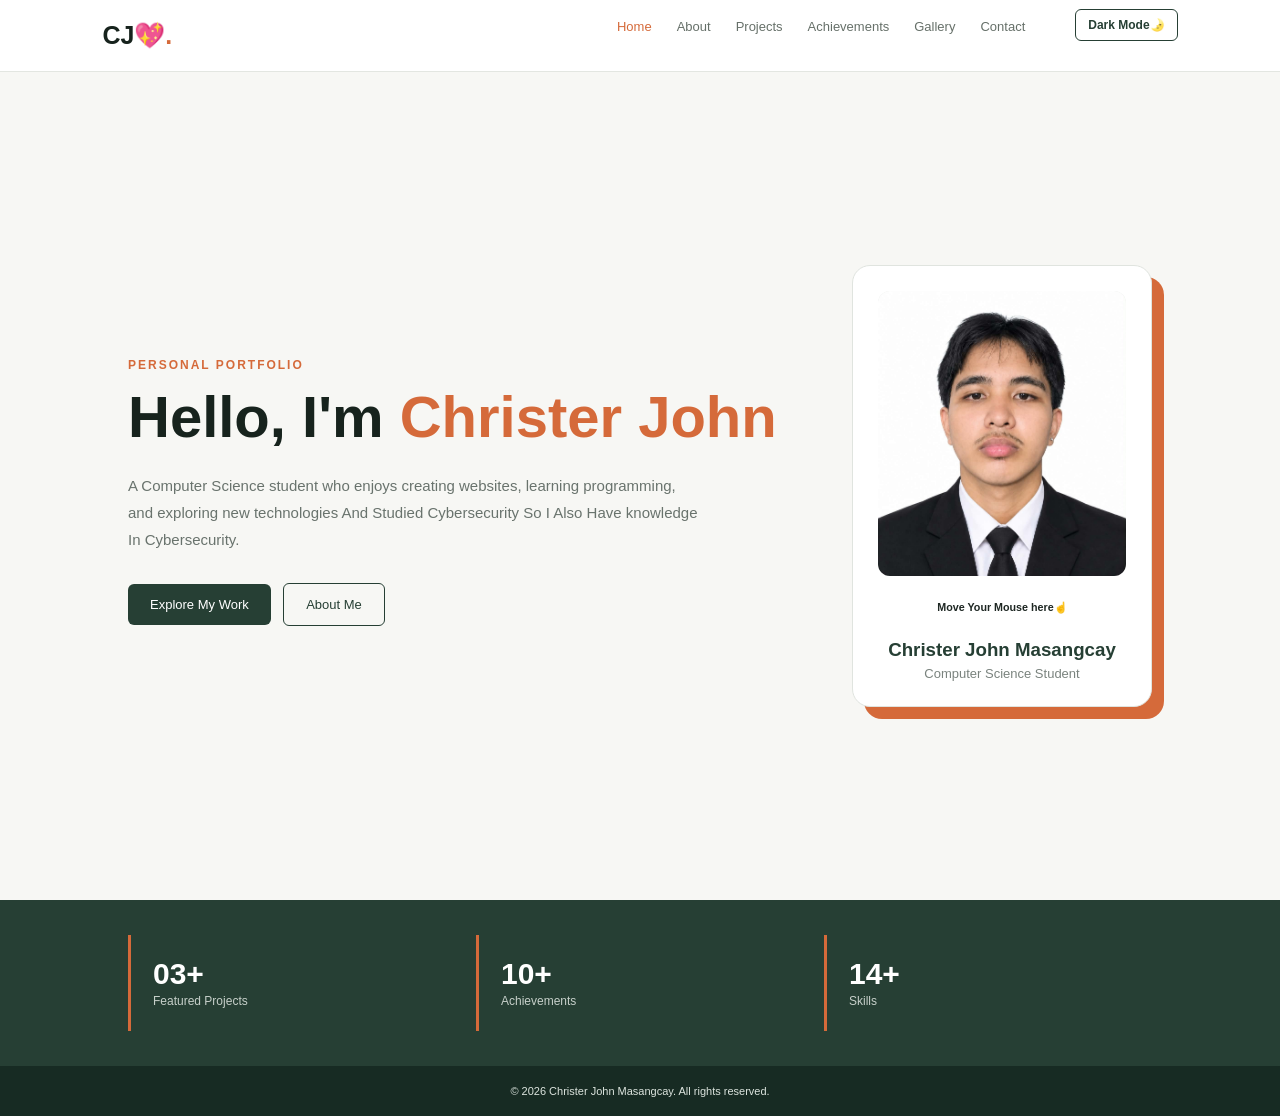
<file: index.html>
<!DOCTYPE html>
<html>
<head>
    <title>Christer John | Personal Portfolio</title>
    <link rel="stylesheet" href="styles.css">
</head>
<body>
<header>
    <div class="logo">CJ💖<span>.</span></div>
    <nav>
        <a href="index.html" class="active">Home</a>
        <a href="about.html">About</a>
        <a href="portfolio.html">Projects</a>
        <a href="achievements.html">Achievements</a>
        <a href="galerry.html">Gallery</a>
        <a href="contacr.html">Contact</a>
        <button id="darkModeBtn" onclick="toggleDarkMode()">
    Dark Mode🌛
</button>
    </nav>
</header>

<section class="hero">
    <div class="hero-content">
        <p class="eyebrow">PERSONAL PORTFOLIO</p>
        <h1>Hello, I'm <span>Christer John</span></h1>
        <p class="intro">A Computer Science student who enjoys creating websites, learning programming, and exploring new technologies And Studied Cybersecurity So I Also Have knowledge In Cybersecurity. </p>
        <div class="hero-buttons">
            <a href="portfolio.html" class="main-btn">Explore My Work</a>
            <a href="about.html" class="outline-btn">About Me</a>
        </div>
    </div>
   <div class="hero-card">
    <div class="photo-frame">

        
        <img src="c.jpg" class="profile-pic light-one" alt="Profile Picture">
        <img src="j.jpg" class="profile-pic light-two" alt="Profile Picture 2">

      
        <img src="darkc.jpg" class="profile-pic dark-one" alt="Dark Mode Picture">
        <img src="darkj.jpg" class="profile-pic dark-two" alt="Dark Mode Picture 2">

    </div>

    <h6>Move Your Mouse here☝</h6>
    <h3>Christer John Masangcay</h3>
    <p>Computer Science Student</p>
</div>
</section>

<section class="quick-section">
    <div class="quick-card"><strong>03+</strong><span>Featured Projects</span></div>
    <div class="quick-card"><strong>10+</strong><span>Achievements</span></div>
    <div class="quick-card"><strong>14+</strong><span>Skills</span></div>
</section>

<footer>© 2026 Christer John Masangcay. All rights reserved.</footer>

<script>
    function toggleDarkMode() {
        document.body.classList.toggle("dark-mode");

        const button = document.getElementById("darkModeBtn");

        if (document.body.classList.contains("dark-mode")) {
            button.textContent = "Light Mode🌞";
        } else {
            button.textContent = "Dark Mode🌛";
        }
    }
</script>
</body>
</html>
</file>
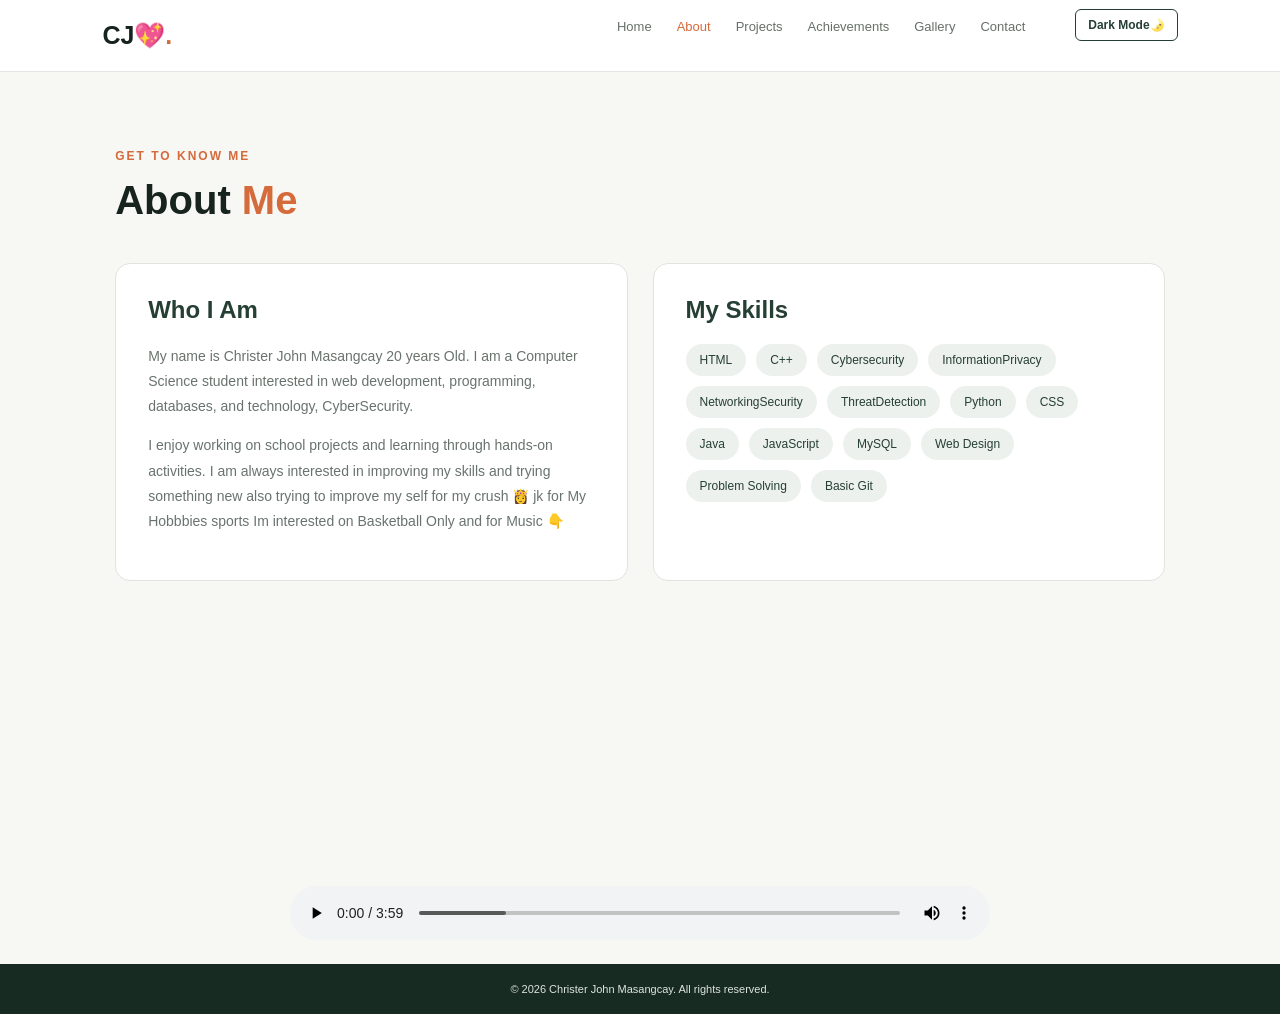
<file: about.html>
<!DOCTYPE html>
<html>
<head>
    <title>About | Christer John</title>
    <link rel="stylesheet" href="styles.css">
</head>
<body>
<header>  
    <div class="logo">CJ💖<span>.</span></div>
    <nav>
        <a href="index.html">Home</a>
        <a href="about.html" class="active">About</a>
        <a href="portfolio.html">Projects</a>
        <a href="achievements.html">Achievements</a>
        <a href="galerry.html">Gallery</a>
        <a href="contacr.html">Contact</a>
        <button id="darkModeBtn" onclick="toggleDarkMode()">
    Dark Mode🌛
</button>
    </nav>
</header>
<main  class="page">
    <div class="page-heading">
        <p class="eyebrow">GET TO KNOW ME</p>
        <h1>About <span>Me</span></h1>
    </div>

    <div class="about-grid">
        <div class="about-box">
            <h2>Who I Am</h2>
            <p>My name is Christer John Masangcay 20 years Old. I am a Computer Science student interested in web development, programming, databases, and technology, CyberSecurity.</p>
            <p>I enjoy working on school projects and learning through hands-on activities. I am always interested in improving my skills and trying something new also trying to improve my self for my crush 👸 jk for My Hobbbies sports Im interested on Basketball Only and for Music 👇</p>
        </div>
        <div class="about-box">
            <h2>My Skills</h2>
            <div class="skill-list">
                <span>HTML</span><span>C++</span><span>Cybersecurity</span><span>InformationPrivacy</span><span>NetworkingSecurity</span><span>ThreatDetection</span><span>Python</span><span>CSS</span><span>Java</span><span>JavaScript</span>
                <span>MySQL</span><span>Web Design</span><span>Problem Solving</span><span>Basic Git</span>
            </div>
        </div>
    </div>
</main>
<div class="music-player">
    <audio autoplay loop controls>
        <source src="MASAKIT.mp3" type="audio/mpeg">
        Your browser does not support the audio element.
    </audio>
</div>
<footer>© 2026 Christer John Masangcay. All rights reserved.</footer>
<script>
    function toggleDarkMode() {
        document.body.classList.toggle("dark-mode");

        const button = document.getElementById("darkModeBtn");

        if (document.body.classList.contains("dark-mode")) {
            button.textContent = "Light Mode🌞";
        } else {
            button.textContent = "Dark Mode🌛";
        }
    }
</script>
</body>
</html>
</file>
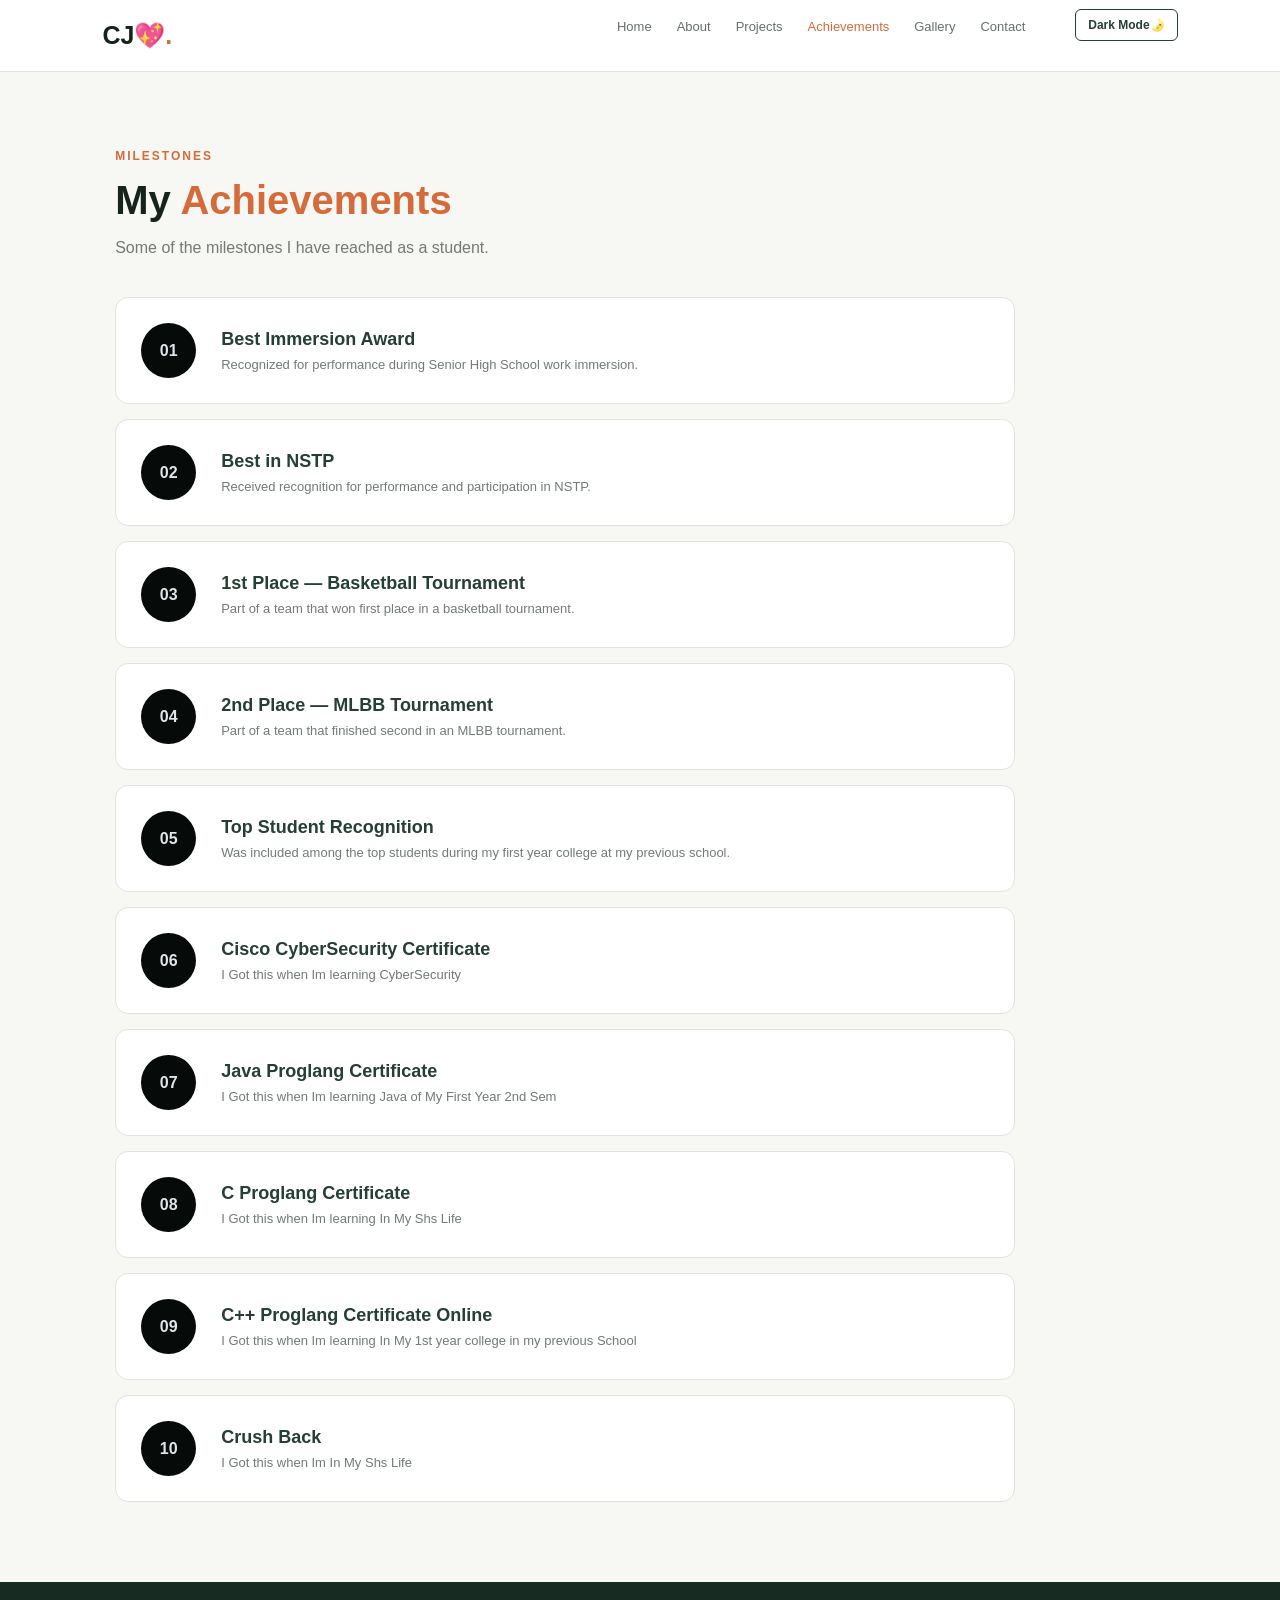
<file: achievements.html>
<!DOCTYPE html>
<html>
<head>
    <title>Achievements | Christer John</title>
    <link rel="stylesheet" href="styles.css">
</head>
<body>
<header>
    <div class="logo">CJ💖<span>.</span></div>
    <nav>
        <a href="index.html">Home</a>
        <a href="about.html">About</a>
        <a href="portfolio.html">Projects</a>
        <a href="achievements.html" class="active">Achievements</a>
        <a href="galerry.html">Gallery</a>
        <a href="contacr.html">Contact</a>
        <button id="darkModeBtn" onclick="toggleDarkMode()">
    Dark Mode🌛
</button>
    </nav>
</header>

<main class="page">
    <div class="page-heading">
        <p class="eyebrow">MILESTONES</p>
        <h1>My <span>Achievements</span></h1>
        <p class="heading-text">Some of the milestones I have reached as a student.</p>
    </div>

    <div class="achievement-list">
        <div class="achievement">
            <div class="achievement-number">01</div>
            <div><h2>Best Immersion Award</h2><p>Recognized for performance during Senior High School work immersion.</p></div>
        </div>
        <div class="achievement">
            <div class="achievement-number">02</div>
            <div><h2>Best in NSTP</h2><p>Received recognition for performance and participation in NSTP.</p></div>
        </div>
        <div class="achievement">
            <div class="achievement-number">03</div>
            <div><h2>1st Place — Basketball Tournament</h2><p>Part of a team that won first place in a basketball tournament.</p></div>
        </div>
        <div class="achievement">
            <div class="achievement-number">04</div>
            <div><h2>2nd Place — MLBB Tournament</h2><p>Part of a team that finished second in an MLBB tournament.</p></div>
        </div>
        <div class="achievement">

    <div class="achievement-number">
        05
    </div>

    <div>
        <h2>Top Student Recognition</h2>
        <p>
            Was included among the top students during my first year college at my previous school.
        </p>
    </div>
    </div>

    <div class="achievement">
    <div class="achievement-number">
        06
    </div>
    <div>
        <h2>Cisco CyberSecurity Certificate</h2>
        <p>
         I Got this when Im learning CyberSecurity 
        </p>
    </div>
    </div>
    <div class="achievement">
    <div class="achievement-number">
        07
    </div>
    <div>
        <h2>Java Proglang Certificate</h2>
        <p>
         I Got this when Im learning Java of My First Year 2nd Sem
        </p>
    </div>
    </div>
    <div class="achievement">
    <div class="achievement-number">
        08
    </div>
    <div>
        <h2>C Proglang Certificate</h2>
        <p>
         I Got this when Im learning In My Shs Life
        </p>
    </div>
    </div>
    <div class="achievement">
    <div class="achievement-number">
        09
    </div>
    <div>
        <h2>C++ Proglang Certificate Online</h2>
        <p>
         I Got this when Im learning In My 1st year college in my previous School
        </p>
    </div>
    </div>
    <div class="achievement">
    <div class="achievement-number">
        10
    </div>
    <div>
        <h2>Crush Back</h2>
        <p>
         I Got this when Im In My Shs Life
        </p>
    </div>
    </div>
</main>
<footer>© 2026 Christer John Masangcay. All rights reserved.</footer>
<script>
    function toggleDarkMode() {
        document.body.classList.toggle("dark-mode");

        const button = document.getElementById("darkModeBtn");

        if (document.body.classList.contains("dark-mode")) {
            button.textContent = "Light Mode🌞";
        } else {
            button.textContent = "Dark Mode🌛";
        }
    }learning
</script>
</body>
</html>
</file>
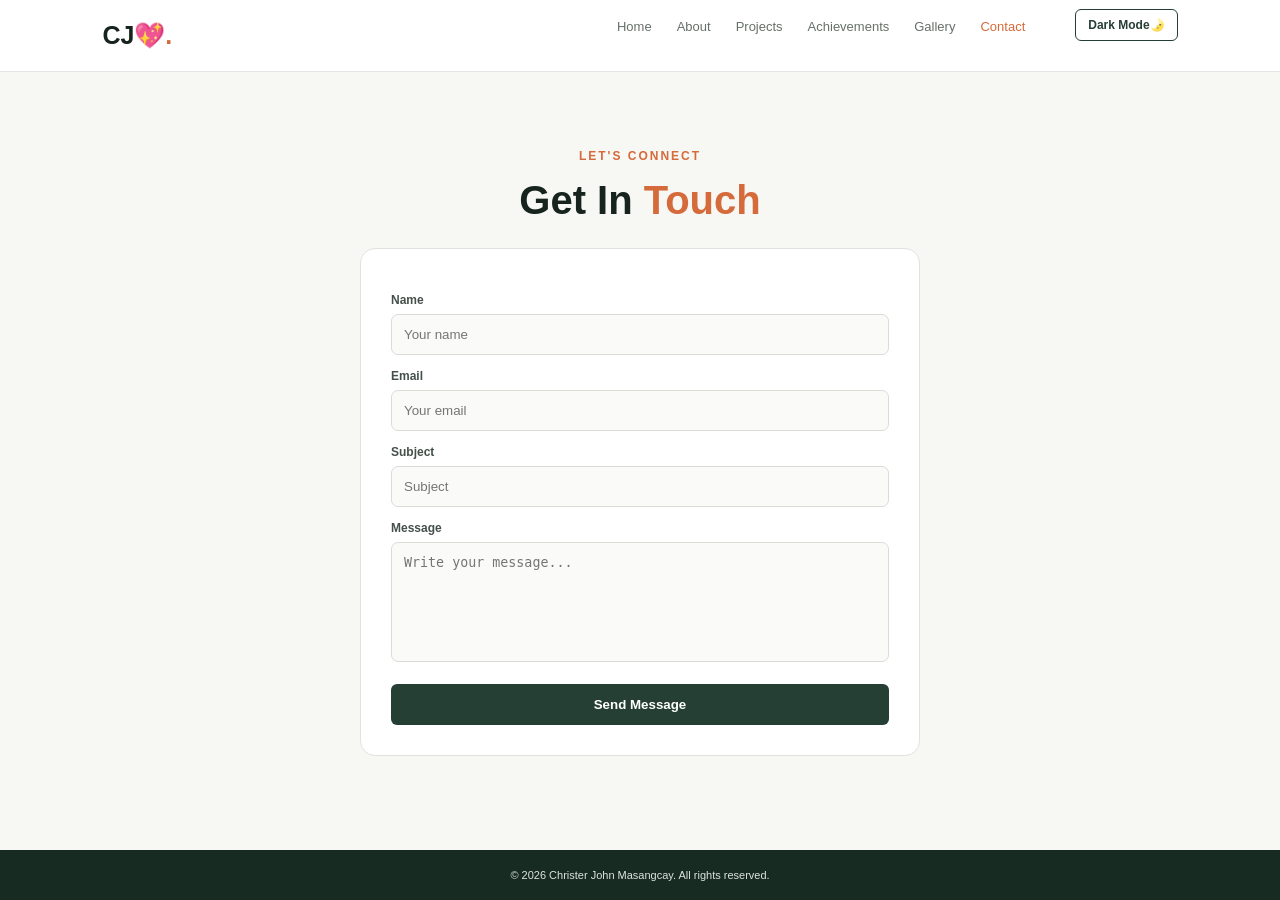
<file: contacr.html>
<!DOCTYPE html>
<html>
<head>
    <title>Contact | Christer John</title>
    <link rel="stylesheet" href="styles.css">
</head>
<body>
<header>
    <div class="logo">CJ💖<span>.</span></div>
    <nav>
        <a href="index.html">Home</a>
        <a href="about.html">About</a>
        <a href="portfolio.html">Projects</a>
        <a href="achievements.html">Achievements</a>
        <a href="galerry.html">Gallery</a>
        <a href="contacr.html" class="active">Contact</a>
        <button id="darkModeBtn" onclick="toggleDarkMode()">
    Dark Mode🌛
</button>
    </nav>
</header>

<main class="contact-page">
    <div class="page-heading">
        <p class="eyebrow">LET'S CONNECT</p>
        <h1>Get In <span>Touch</span></h1>
    </div>
    <form onsubmit="return false;">
        <label>Name</label>
        <input type="text" placeholder="Your name">
        <label>Email</label>
        <input type="email" placeholder="Your email">
        <label>Subject</label>
        <input type="text" placeholder="Subject">
        <label>Message</label>
        <textarea placeholder="Write your message..."></textarea>
        <button type="submit">Send Message</button>
    </form>
</main>
<footer>© 2026 Christer John Masangcay. All rights reserved.</footer>
<script>
    function toggleDarkMode() {
        document.body.classList.toggle("dark-mode");

        const button = document.getElementById("darkModeBtn");

        if (document.body.classList.contains("dark-mode")) {
            button.textContent = "Light Mode🌞";
        } else {
            button.textContent = "Dark Mode🌛";
        }
    }
</script>
</body>
</html>
</file>
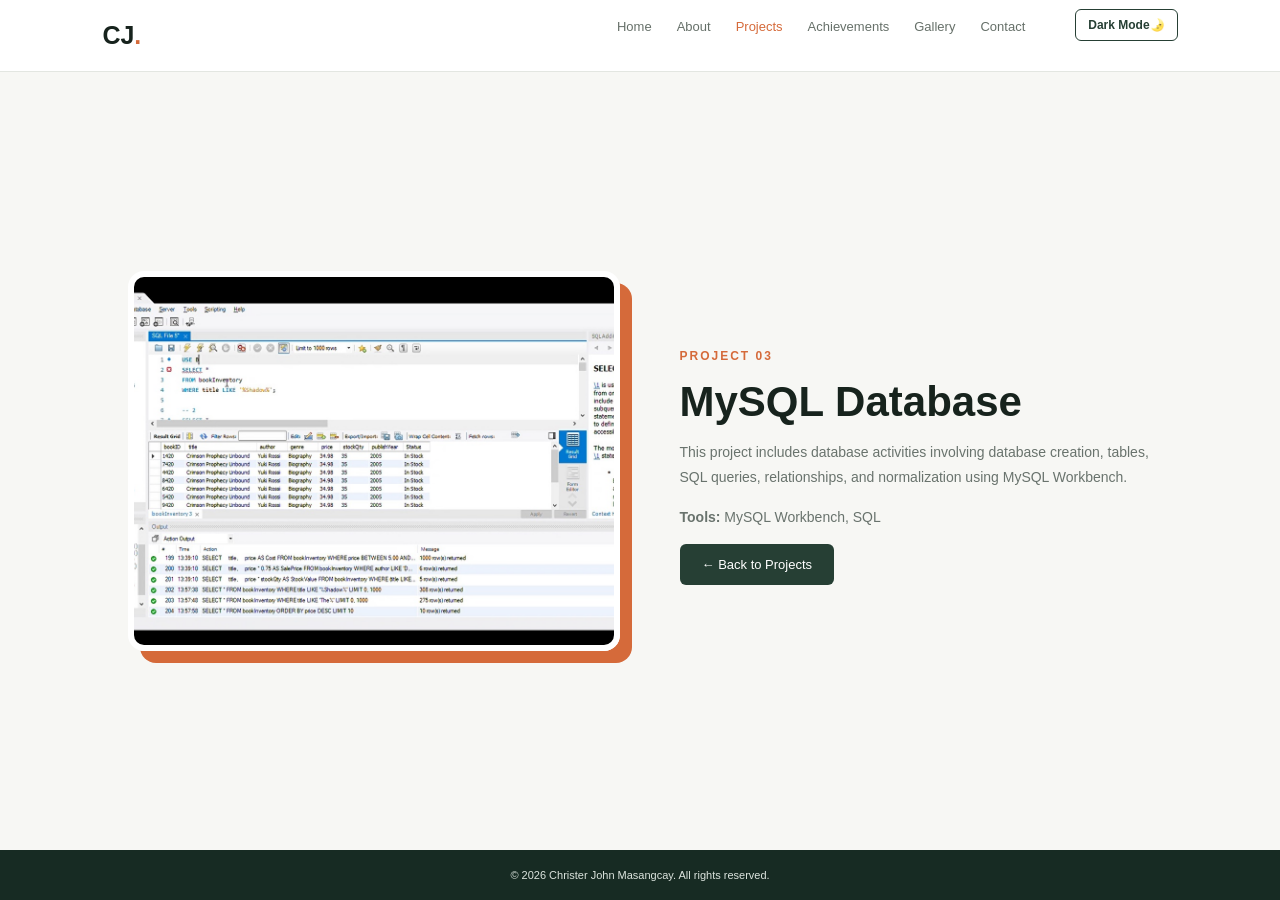
<file: database-project.html>
<!DOCTYPE html>
<html>
<head><title>Database Project</title><link rel="stylesheet" href="styles.css"></head>
<body>
<header><div class="logo">CJ<span>.</span></div><nav>
<a href="index.html">Home</a><a href="about.html">About</a><a href="portfolio.html" class="active">Projects</a>
<a href="achievements.html">Achievements</a><a href="gallery.html">Gallery</a><a href="contact.html">Contact</a>
<button id="darkModeBtn" onclick="toggleDarkMode()">
    Dark Mode🌛
</nav></header>
<section class="detail-page">
<img src="ee.jpg" alt="SQL Project">
<div><p class="eyebrow">PROJECT 03</p><h1>MySQL Database</h1>
<p>This project includes database activities involving database creation, tables, SQL queries, relationships, and normalization using MySQL Workbench.</p>
<p><b>Tools:</b> MySQL Workbench, SQL</p>
<a href="portfolio.html" class="main-btn">← Back to Projects</a></div>
</section>
<footer>© 2026 Christer John Masangcay. All rights reserved.</footer>
<script>
    function toggleDarkMode() {
        document.body.classList.toggle("dark-mode");

        const button = document.getElementById("darkModeBtn");

        if (document.body.classList.contains("dark-mode")) {
            button.textContent = "Light Mode🌞";
        } else {
            button.textContent = "Dark Mode🌛";
        }
    }
</script>
</body></html>
</file>
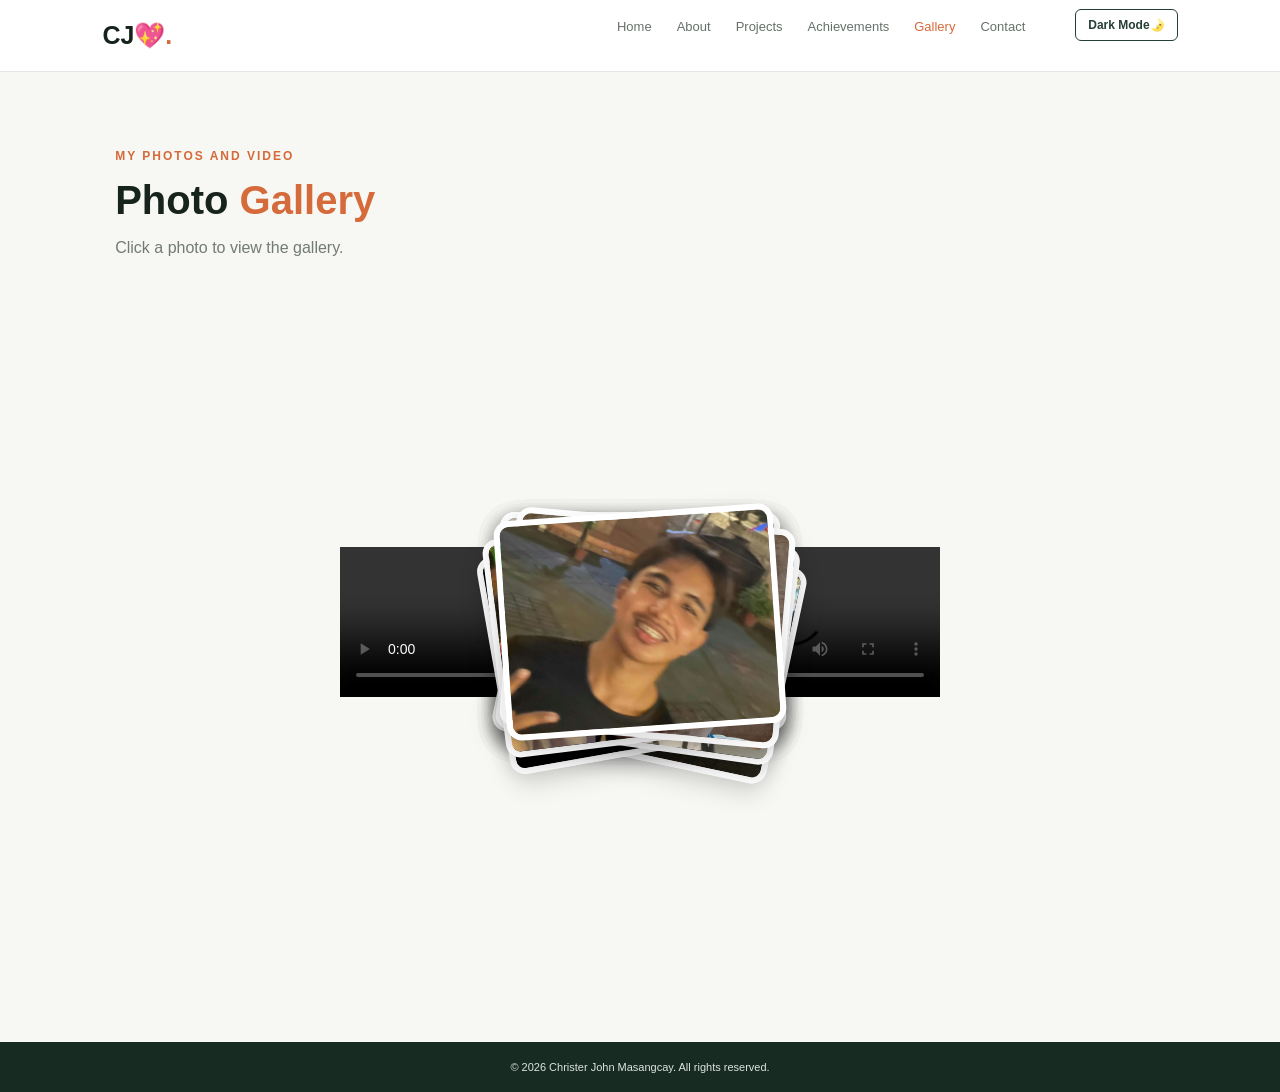
<file: galerry.html>
<!DOCTYPE html>
<html>
<head>
    <title>Gallery | Christer John</title>
    <link rel="stylesheet" href="styles.css">
</head>
<body>
<header>
    <div class="logo">CJ💖<span>.</span></div>
    <nav>
        <a href="index.html">Home</a>
        <a href="about.html">About</a>
        <a href="portfolio.html">Projects</a>
        <a href="achievements.html">Achievements</a>
        <a href="galerry.html" class="active">Gallery</a>
        <a href="contacr.html">Contact</a>
        <button id="darkModeBtn" onclick="toggleDarkMode()">
    Dark Mode🌛
</button>
    </nav>
</header>

<section id="gallery" class="page">

    <div class="page-heading">

        <p class="eyebrow">
            MY PHOTOS AND VIDEO
        </p>

        <h1>
            Photo <span>Gallery</span>
        </h1>

        <p class="heading-text">
            Click a photo to view the gallery.
        </p>

    </div>


    <div class="gallery-stack" id="galleryStack">

        <img src="6a3078a7-1c85-4ae8-9ec7-321c8519a666.jpg" alt="Photo 1">

        <img src="cdac39bb-e6f1-4699-a20e-e6bb877f29d1.jpg" alt="Photo 2">

        <img src="7fc48c6d-d406-4ea0-95c4-ad19f77ac248.jpg" alt="Photo 3">

        <img src="fc49b7bb-f146-436a-a18e-b2b7e1fcebdd.jpg" alt="Photo 4">

        <img src="ceejay.jpg" alt="Photo 5">

        <img src="90912c83-fcef-42fa-acbf-2c614ce4c0d6.jpg" alt="Photo 6">
<img src="ab76c3d1-2869-4fc7-a8e1-67427300bd08.jpg" alt="Photo 7">

        <img src="31d4c406-5c55-45ae-a7fb-3f268c697660.jpg" alt="Photo 8">

        <img src="8007e131-dfd8-4893-8144-00cdbac80f29.jpg" alt="Photo 9">

        <img src="p.jpg" alt="Photo 10">

        <img src="bd9a9c7a-91f3-4f55-8d71-4b4f0271859a.jpg" alt="Photo 11">

        <img src="97d2301b-a022-4e4e-a9ff-67eda176ea44.jpg" alt="Photo 12">
    <video controls>
    <source src="papap.mp4" type="video/mp4">
</video>
        <video controls>
    <source src="mamam.mp4" type="video/mp4">
</video>
    </div>
</section>
<footer>© 2026 Christer John Masangcay. All rights reserved.</footer>
<script>
    function toggleDarkMode() {
        document.body.classList.toggle("dark-mode");

        const button = document.getElementById("darkModeBtn");

        if (document.body.classList.contains("dark-mode")) {
            button.textContent = "Light Mode🌞";
        } else {
            button.textContent = "Dark Mode🌛";
        }
    }
</script>
<script>

const gallery = document.getElementById("galleryStack");

gallery.addEventListener("click", function () {

    if (!gallery.classList.contains("opened")) {

        gallery.classList.add("opened");

    }

});

</script>
</body>
</html>
</file>
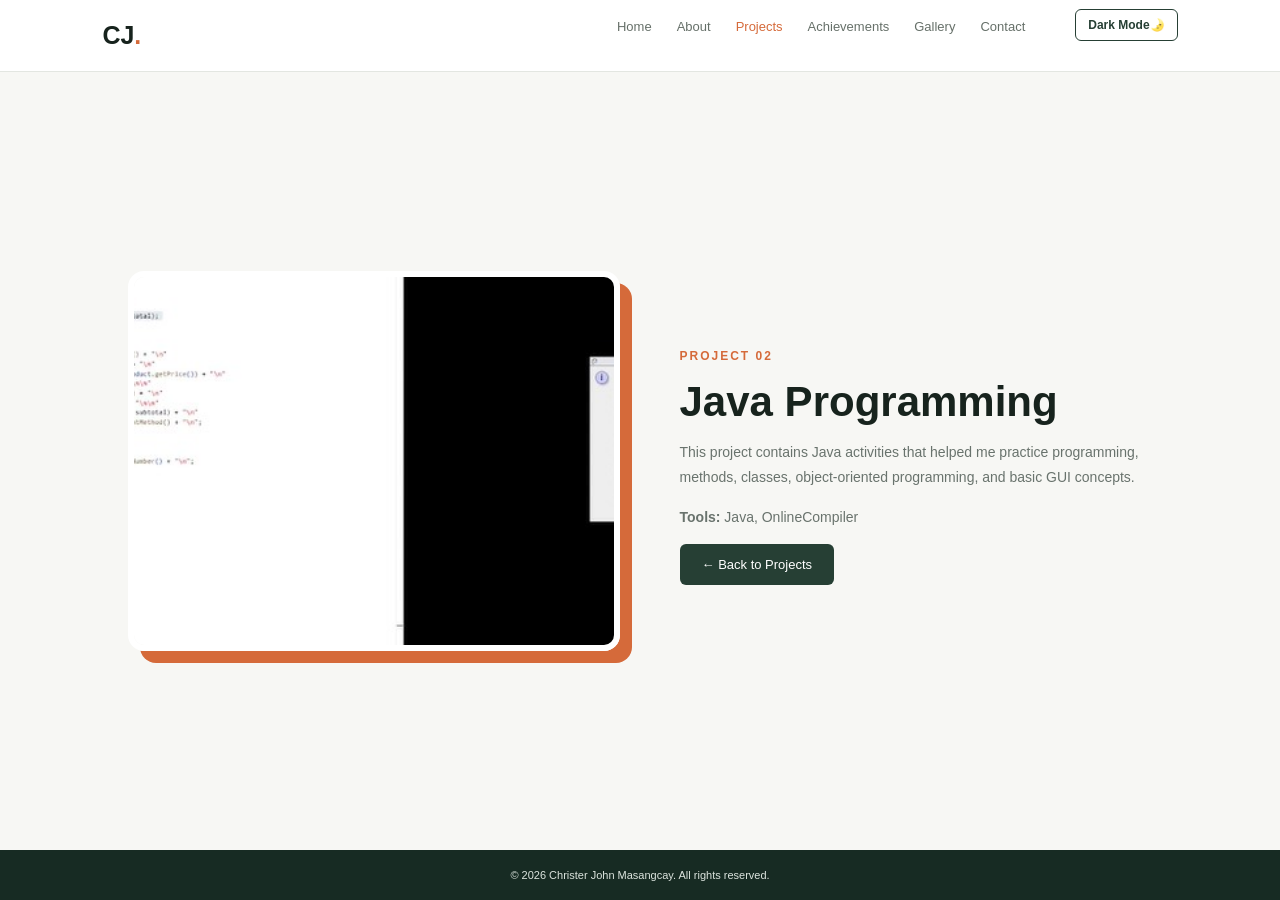
<file: java-project.html>
<!DOCTYPE html>
<html>
<head><title>Java Project</title><link rel="stylesheet" href="styles.css"></head>
<body>
<header><div class="logo">CJ<span>.</span></div><nav>
<a href="index.html">Home</a><a href="about.html">About</a><a href="portfolio.html" class="active">Projects</a>
<a href="achievements.html">Achievements</a><a href="gallery.html">Gallery</a><a href="contact.html">Contact</a>
<button id="darkModeBtn" onclick="toggleDarkMode()">
    Dark Mode🌛
</button>
</nav></header>
<section class="detail-page">
<img src="cc.jpg" alt="Java Project">
<div><p class="eyebrow">PROJECT 02</p><h1>Java Programming</h1>
<p>This project contains Java activities that helped me practice programming, methods, classes, object-oriented programming, and basic GUI concepts.</p>
<p><b>Tools:</b> Java, OnlineCompiler</p>
<a href="portfolio.html" class="main-btn">← Back to Projects</a></div>
</section>
<footer>© 2026 Christer John Masangcay. All rights reserved.</footer>
<script>
    function toggleDarkMode() {
        document.body.classList.toggle("dark-mode");

        const button = document.getElementById("darkModeBtn");

        if (document.body.classList.contains("dark-mode")) {
            button.textContent = "Light Mode🌞";
        } else {
            button.textContent = "Dark Mode🌛";
        }
    }
</script>
</body></html>
</file>
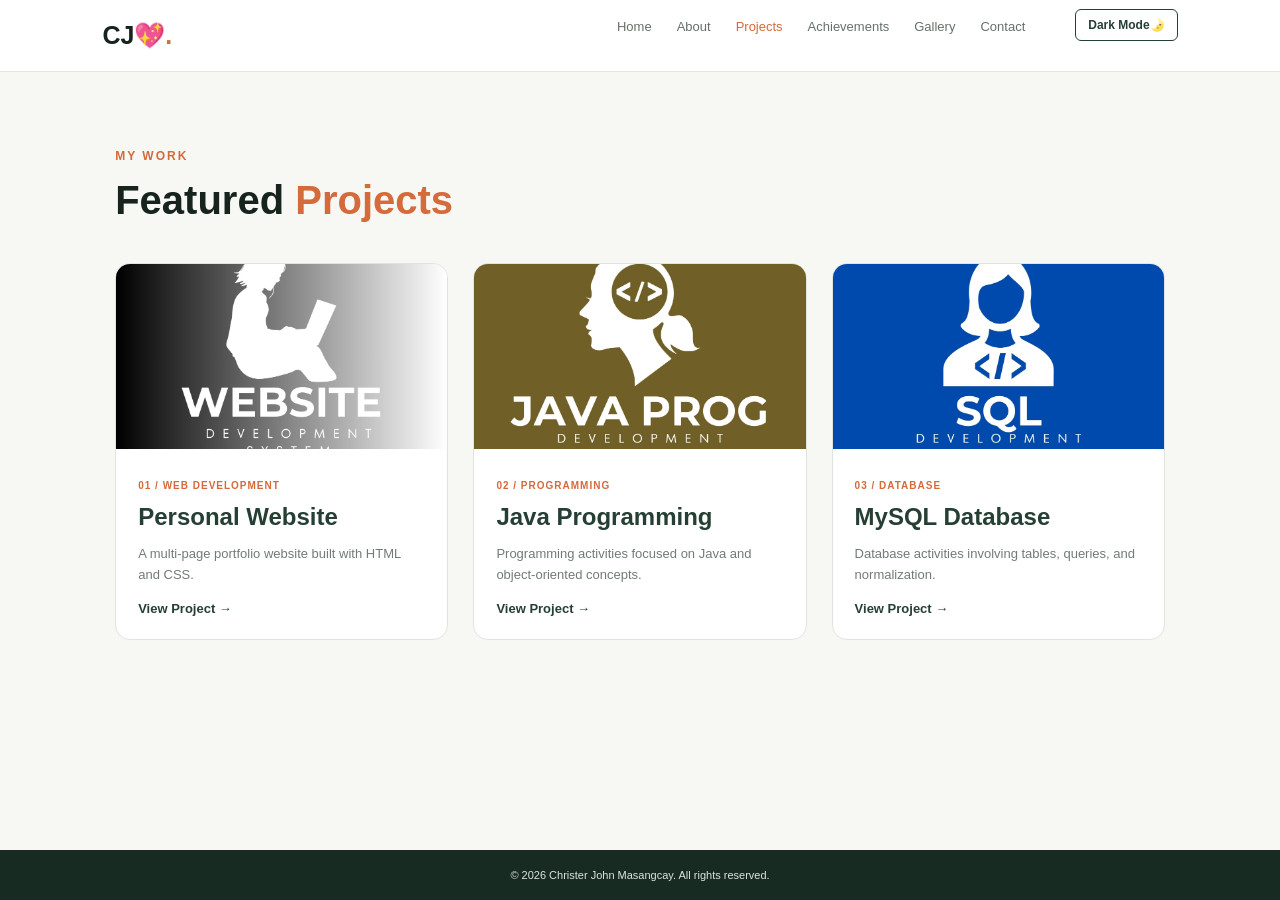
<file: portfolio.html>
<!DOCTYPE html>
<html>
<head>
    <title>Projects | Christer John</title>
    <link rel="stylesheet" href="styles.css">
</head>
<body>
<header>
    <div class="logo">CJ💖<span>.</span></div>
    <nav>
        <a href="index.html">Home</a>
        <a href="about.html">About</a>
        <a href="portfolio.html" class="active">Projects</a>
        <a href="achievements.html">Achievements</a>
        <a href="galerry.html">Gallery</a>
        <a href="contacr.html">Contact</a>
        <button id="darkModeBtn" onclick="toggleDarkMode()">
    Dark Mode🌛
</button>
    </nav>
</header>

<main class="page">
    <div class="page-heading">
        <p class="eyebrow">MY WORK</p>
        <h1>Featured <span>Projects</span></h1>
    </div>

    <div class="project-grid">
        <article class="project-card">
            <img src="bo.jpg">
            <div class="project-content">
                <small>01 / WEB DEVELOPMENT</small>
                <h2>Personal Website</h2>
                <p>A multi-page portfolio website built with HTML and CSS.</p>
                <a href="website-project.html">View Project →</a>
            </div>
        </article>

        <article class="project-card">
            <img src="bai.jpg">
            <div class="project-content">
                <small>02 / PROGRAMMING</small>
                <h2>Java Programming</h2>
                <p>Programming activities focused on Java and object-oriented concepts.</p>
                <a href="java-project.html">View Project →</a>
            </div>
        </article>

        <article class="project-card">
            <img src="bi.jpg">
            <div class="project-content">
                <small>03 / DATABASE</small>
                <h2>MySQL Database</h2>
                <p>Database activities involving tables, queries, and normalization.</p>
                <a href="database-project.html">View Project →</a>
            </div>
        </article>
    </div>
</main>
<footer>© 2026 Christer John Masangcay. All rights reserved.</footer>
<script>
    function toggleDarkMode() {
        document.body.classList.toggle("dark-mode");

        const button = document.getElementById("darkModeBtn");

        if (document.body.classList.contains("dark-mode")) {
            button.textContent = "Light Mode🌞";
        } else {
            button.textContent = "Dark Mode🌛";
        }
    }
</script>
</body>
</html>
</file>
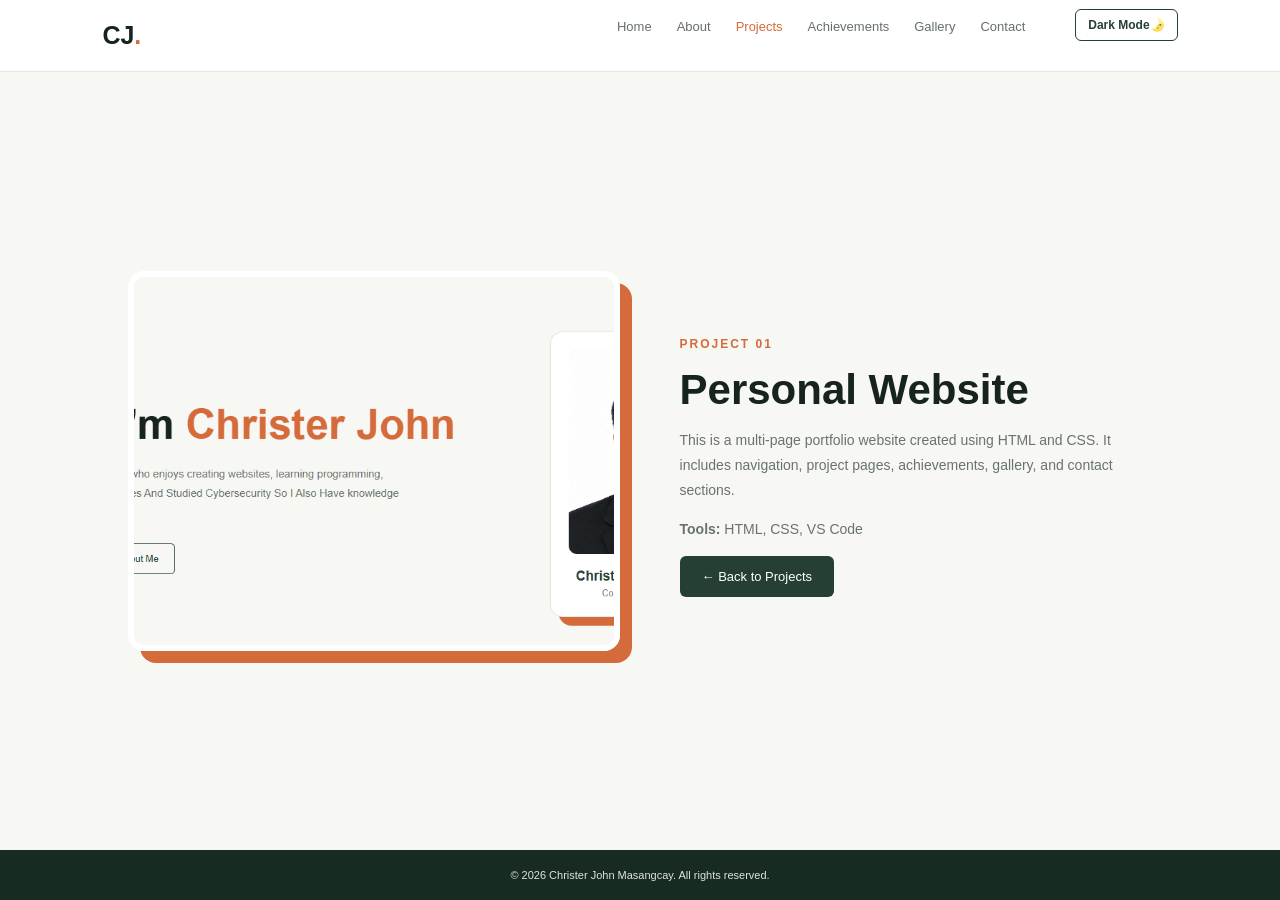
<file: website-project.html>
<!DOCTYPE html>
<html>
<head><title>Personal Website Project</title><link rel="stylesheet" href="styles.css"></head>
<body>
<header><div class="logo">CJ<span>.</span></div><nav>
<a href="index.html">Home</a><a href="about.html">About</a><a href="portfolio.html" class="active">Projects</a>
<a href="achievements.html">Achievements</a><a href="gallery.html">Gallery</a><a href="contact.html">Contact</a>
<button id="darkModeBtn" onclick="toggleDarkMode()">
    Dark Mode🌛
</button>
</nav></header>
<section class="detail-page">
<img src="m.png" alt="Website Project">
<div><p class="eyebrow">PROJECT 01</p><h1>Personal Website</h1>
<p>This is a multi-page portfolio website created using HTML and CSS. It includes navigation, project pages, achievements, gallery, and contact sections.</p>
<p><b>Tools:</b> HTML, CSS, VS Code</p>
<a href="portfolio.html" class="main-btn">← Back to Projects</a></div>
</section>
<footer>© 2026 Christer John Masangcay. All rights reserved.</footer>
<script>
    function toggleDarkMode() {
        document.body.classList.toggle("dark-mode");

        const button = document.getElementById("darkModeBtn");

        if (document.body.classList.contains("dark-mode")) {
            button.textContent = "Light Mode🌞";
        } else {
            button.textContent = "Dark Mode🌛";
        }
    }
</script>
</body></html>
</file>
<file: styles.css>
* {
    box-sizing: border-box;
}

body {
    margin: 0;
    font-family: Arial, Helvetica, sans-serif;
    background: #f7f7f4;
    color: #1e2723;
}

header {
    height: 72px;
    padding: 0 8%;
    display: flex;
    align-items: center;
    justify-content: space-between;
    background: #fff;
    border-bottom: 1px solid #e3e6e1;
    position: sticky;
    top: 0;
    z-index: 10;
}

.logo {
    font-size: 25px;
    font-weight: bold;
    color: #17231d;
}

.logo span,
h1 span {
    color: #d56a3a;
}

nav {
    display: flex;
    gap: 25px;
}

nav a {
    text-decoration: none;
    color: #667069;
    font-size: 13px;
    padding: 8px 0;
}

nav a:hover,
nav a.active {
    color: #d56a3a;
}



.hero {
    min-height: calc(100vh - 72px);
    padding: 70px 10%;
    display: flex;
    align-items: center;
    justify-content: space-between;
    gap: 70px;
    background: #f7f7f4;
}

.hero-content {
    max-width: 650px;
}

.eyebrow {
    color: #d56a3a;
    font-size: 12px;
    font-weight: bold;
    letter-spacing: 2px;
    margin-bottom: 15px;
}

.hero h1 {
    font-size: 58px;
    line-height: 1.05;
    margin: 0;
    color: #17231d;
}

.intro {
    max-width: 570px;
    color: #69736d;
    font-size: 15px;
    line-height: 1.8;
    margin: 25px 0;
}

.hero-buttons {
    margin-top: 30px;
}

.main-btn,
.outline-btn {
    display: inline-block;
    padding: 13px 22px;
    border-radius: 6px;
    text-decoration: none;
    font-size: 13px;
    margin-right: 8px;
}

.main-btn {
    background: #263f34;
    color: white;
}

.main-btn:hover {
    background: #172b23;
}

.outline-btn {
    border: 1px solid #263f34;
    color: #263f34;
}

.outline-btn:hover {
    background: #263f34;
    color: white;
}


.hero-card {
    width: 300px;
    padding: 25px;
    background: white;
    border: 1px solid #e0e4df;
    border-radius: 18px;
    text-align: center;
    box-shadow: 12px 12px 0 #d56a3a;
}

.photo-frame {
    width: 100%;
    height: 285px;
    overflow: hidden;
    border-radius: 12px;
    background: #e8ece7;
    position: relative;
}

.photo-frame .profile-pic {
    position: absolute;
    top: 0;
    left: 0;

    width: 100%;
    height: 100%;

    object-fit: cover;

    transition: opacity 0.5s ease;
}

.photo-frame .profile-pic {
    position: absolute;
    top: 0;
    left: 0;

    width: 100%;
    height: 100%;

    object-fit: cover;

    transition: opacity 0.5s ease;
}

.light-one {
    opacity: 1;
}

.light-two {
    opacity: 0;
}

.dark-one,
.dark-two {
    opacity: 0;
}


.photo-frame:hover .light-one {
    opacity: 0;
}

.photo-frame:hover .light-two {
    opacity: 1;
}

body.dark-mode .light-one,
body.dark-mode .light-two {
    opacity: 0;
}

body.dark-mode .dark-one {
    opacity: 1;
}

body.dark-mode .dark-two {
    opacity: 0;
}


body.dark-mode .photo-frame:hover .dark-one {
    opacity: 0;
}

body.dark-mode .photo-frame:hover .dark-two {
    opacity: 1;
}


.photo-frame img {
    width: 100%;
    height: 100%;
    object-fit: cover;
}

.hero-card h3 {
    margin: 20px 0 5px;
    color: #263f34;
}

.hero-card p {
    margin: 0;
    color: #7a837e;
    font-size: 13px;
}

.quick-section {
    padding: 35px 10%;
    display: flex;
    gap: 20px;
    background: #263f34;
}

.quick-card {
    flex: 1;
    padding: 22px;
    border-left: 3px solid #d56a3a;
    color: white;
}

.quick-card strong {
    display: block;
    font-size: 30px;
}

.quick-card span {
    color: #c7d0ca;
    font-size: 12px;
}



.page {
    min-height: calc(100vh - 122px);
    padding: 65px 9%;
    background: #f7f7f4;
}

.page-heading {
    margin-bottom: 40px;
}

.page-heading h1 {
    font-size: 40px;
    margin: 0;
    color: #17231d;
}

.heading-text {
    color: #727b75;
}




.about-grid {
    display: grid;
    grid-template-columns: 1fr 1fr;
    gap: 25px;
}

.about-box {
    padding: 32px;
    background: white;
    border: 1px solid #e0e4df;
    border-radius: 15px;
}

.about-box h2 {
    color: #263f34;
    margin-top: 0;
}

.about-box p {
    color: #69736d;
    line-height: 1.8;
    font-size: 14px;
}




.skill-list {
    display: flex;
    flex-wrap: wrap;
    gap: 10px;
}

.skill-list span {
    padding: 9px 14px;
    border-radius: 20px;
    background: #edf1ed;
    color: #263f34;
    font-size: 12px;
}




.project-grid {
    display: grid;
    grid-template-columns: repeat(3, 1fr);
    gap: 25px;
}

.project-card {
    background: white;
    border: 1px solid #e0e4df;
    border-radius: 15px;
    overflow: hidden;
    transition: 0.25s;
}

.project-card:hover {
    transform: translateY(-6px);
}

.project-card > img {
    width: 100%;
    height: 185px;
    object-fit: cover;
}

.project-content {
    padding: 22px;
}

.project-content small {
    color: #d56a3a;
    font-weight: bold;
    font-size: 10px;
    letter-spacing: 1px;
}

.project-content h2 {
    color: #263f34;
    margin: 10px 0;
}

.project-content p {
    color: #727b75;
    font-size: 13px;
    line-height: 1.6;
}

.project-content a {
    color: #263f34;
    text-decoration: none;
    font-size: 13px;
    font-weight: bold;
}


.achievement-list {
    max-width: 900px;
}

.achievement {
    display: flex;
    align-items: center;
    gap: 25px;
    padding: 25px;
    margin-bottom: 15px;
    background: white;
    border: 1px solid #e0e4df;
    border-radius: 13px;
}

.achievement-number {
    min-width: 55px;
    height: 55px;
    display: flex;
    align-items: center;
    justify-content: center;
    background: #060a08;
    color: rgb(226, 228, 233);
    border-radius: 50%;
    font-weight: bold;
}

.achievement h2 {
    margin: 0 0 7px;
    color: #263f34;
    font-size: 18px;
}

.achievement p {
    margin: 0;
    color: #727b75;
    font-size: 13px;
}




/* =========================
   PHOTO GALLERY
========================= */

.gallery-stack {
    position: relative;

    width: 100%;
    max-width: 950px;

    height: 650px;

    margin: 30px auto;

    display: flex;
    justify-content: center;
    align-items: center;
}


/* PHOTOS BEFORE CLICK */

.gallery-stack img {
    position: absolute;

    width: 280px;
    height: 220px;

    object-fit: cover;

    border-radius: 15px;

    border: 6px solid white;

    box-shadow: 0 10px 25px rgba(0, 0, 0, 0.15);

    cursor: pointer;

    transition:
        transform 0.7s ease,
        top 0.7s ease,
        left 0.7s ease,
        opacity 0.7s ease;
}


.gallery-stack img:nth-child(1) {
    z-index: 6;
    transform: rotate(-4deg);
}

.gallery-stack img:nth-child(2) {
    z-index: 5;
    transform: rotate(5deg) translate(8px, 5px);
}

.gallery-stack img:nth-child(3) {
    z-index: 4;
    transform: rotate(-7deg) translate(-8px, 10px);
}

.gallery-stack img:nth-child(4) {
    z-index: 3;
    transform: rotate(8deg) translate(10px, 15px);
}

.gallery-stack img:nth-child(5) {
    z-index: 2;
    transform: rotate(-10deg) translate(-12px, 20px);
}

.gallery-stack img:nth-child(6) {
    z-index: 1;
    transform: rotate(12deg) translate(15px, 25px);
}

.gallery-stack:not(.opened) img:hover {
    transform: scale(1.05) rotate(0deg);
}


.gallery-stack.opened {
    display: grid;

    grid-template-columns: 1.4fr 1fr;

    grid-template-rows: 350px 250px 350px;

    gap: 25px;

    height:auto;

    padding: 25px;

    max-width: 1100px;

    margin: 30px auto;
}
.gallery-stack.opened img {
    position: relative;

    width: 100%;
    height: 100%;

    object-fit: cover;

    transform: rotate(0deg) !important;

    z-index: auto;

    opacity: 1;

    border-radius: 4px;

    border: 4px solid white;

    box-shadow: 0 8px 25px rgba(0, 0, 0, 0.15);
}
.gallery-stack.opened img:hover {
    transform: scale(1.03) !important;
}

@media (max-width: 600px) {

    .gallery-stack {
        height: 450px;
    }

    .gallery-stack img {
        width: 240px;
        height: 190px;
    }

    .gallery-stack.opened {
        grid-template-columns: 1fr;

        grid-template-rows: auto;

        height: auto;

        gap: 20px;
    }

    .gallery-stack.opened img {
        width: 100%;
        height: 250px;
    }

}
.contact-page {
    min-height: calc(100vh - 122px);
    padding: 65px 20px;
    text-align: center;
    background: #f7f7f4;
}

.contact-page .page-heading {
    margin-bottom: 25px;
}

form {
    max-width: 560px;
    margin: auto;
    padding: 30px;
    text-align: left;
    background: white;
    border: 1px solid #e0e4df;
    border-radius: 15px;
}

label {
    display: block;
    margin: 14px 0 7px;
    color: #445049;
    font-size: 12px;
    font-weight: bold;
}

input,
textarea {
    width: 100%;
    padding: 12px;
    border: 1px solid #d8ddd8;
    border-radius: 7px;
    background: #fafbf9;
    outline: none;
}

input:focus,
textarea:focus {
    border-color: #d56a3a;
}
textarea {
    height: 120px;
    resize: none;
}
button {
    width: 100%;
    margin-top: 18px;
    padding: 13px;
    border: none;
    border-radius: 6px;
    background: #263f34;
    color: white;
    font-weight: bold;
    cursor: pointer;
}

button:hover {
    background: #172b23;
}




.detail-page {
    min-height: calc(100vh - 122px);
    padding: 70px 10%;
    display: flex;
    align-items: center;
    gap: 60px;
    background: #f7f7f4;
}

.detail-page img {
    width: 48%;
    height: 380px;
    object-fit: cover;
    border-radius: 16px;
    border: 6px solid white;
    box-shadow: 12px 12px 0 #d56a3a;
}

.detail-page div {
    max-width: 550px;
}

.detail-page h1 {
    font-size: 42px;
    color: #17231d;
    margin: 10px 0;
}

.detail-page p:not(.eyebrow) {
    color: #69736d;
    font-size: 14px;
    line-height: 1.8;
}




footer {
    min-height: 50px;
    padding: 15px;
    display: flex;
    align-items: center;
    justify-content: center;
    background: #172b23;
    color: #dce4de;
    font-size: 11px;
}




@media (max-width: 850px) {

    header {
        height: auto;
        padding: 20px;
        flex-direction: column;
        gap: 15px;
    }

    nav {
        flex-wrap: wrap;
        justify-content: center;
        gap: 15px;
    }

    .hero {
        padding: 55px 7%;
        flex-direction: column;
        text-align: center;
    }

    .hero h1 {
        font-size: 43px;
    }

    .hero-card {
        width: 290px;
    }

    .quick-section {
        padding: 25px 7%;
    }

    .about-grid,
    .project-grid {
        grid-template-columns: 1fr;
    }

    .detail-page {
        flex-direction: column;
        padding: 55px 7%;
    }

    .detail-page img {
        width: 100%;
    }
}



@media (max-width: 550px) {

    .gallery-grid {
        grid-template-columns: 1fr;
    }

    .gallery-grid img {
        height: 250px;
    }

    .quick-section {
        flex-direction: column;
    }

    .achievement {
        align-items: flex-start;
    }
}


#darkModeBtn {
    padding: 8px 12px;
    border: 1px solid #263f34;
    border-radius: 6px;
    background: white;
    color: #263f34;
    font-size: 12px;
    cursor: pointer;
    margin-left: 25px;
    position: relative;
    top: -20px;
}

#darkModeBtn:hover {
    background: #263f34;
    color: white;
}



body.dark-mode {
    background: #111714;
    color: #eeeeee;
}

body.dark-mode header {
    background: #18211d;
    border-bottom: 1px solid #303b35;
}

body.dark-mode .logo {
    color: white;
}

body.dark-mode nav a {
    color: #c5cdc8;
}

body.dark-mode nav a:hover,
body.dark-mode nav a.active {
    color: #e47a4b;
}

body.dark-mode .hero,
body.dark-mode .page,
body.dark-mode .contact-page,
body.dark-mode .detail-page {
    background: #111714;
}

body.dark-mode .hero h1,
body.dark-mode .page-heading h1,
body.dark-mode .detail-page h1 {
    color: white;
}

body.dark-mode .intro,
body.dark-mode .heading-text,
body.dark-mode .about-box p,
body.dark-mode .project-content p,
body.dark-mode .achievement p,
body.dark-mode .detail-page p:not(.eyebrow) {
    color: #b8c0bb;
}

body.dark-mode .hero-card,
body.dark-mode .about-box,
body.dark-mode .project-card,
body.dark-mode .achievement,
body.dark-mode form {
    background: #1a2420;
    border-color: #303b35;
}

body.dark-mode .hero-card h3,
body.dark-mode .about-box h2,
body.dark-mode .project-content h2,
body.dark-mode .achievement h2 {
    color: #ffffff;
}

body.dark-mode .skill-list span {
    background: #26332d;
    color: #dce5df;
}

body.dark-mode input,
body.dark-mode textarea {
    background: #111714;
    border-color: #39453f;
    color: white;
}

body.dark-mode input::placeholder,
body.dark-mode textarea::placeholder {
    color: #89938d;
}

body.dark-mode #darkModeBtn {
    background: #26332d;
    color: white;
    border-color: #526159;
}

body.dark-mode #darkModeBtn:hover {
    background: #d56a3a;
    border-color: #d56a3a;
    color: white;
}

body.dark-mode .profile-pic.one,
body.dark-mode .profile-pic.two {
    filter: brightness(70%);
}

.music-player {
    text-align: center !important;
    width: 100% !important;
    margin: 20px auto !important;
}

.music-player audio {
    display: inline-block !important;
    margin: 0 auto !important;
    width: 700px !important;
    height: 70px !important;
}


body.dark-mode .hero-card {
    background: #000000;
    border-color: #222222;
    box-shadow: 12px 12px 0 #d56a3a;
    color: white;
}

body.dark-mode .hero-card h3 {
    color: white;
}

body.dark-mode .hero-card p,
body.dark-mode .hero-card h6 {
    color: #cccccc;
}

body.dark-mode .photo-frame {
    background: #000000;
}
</file>
